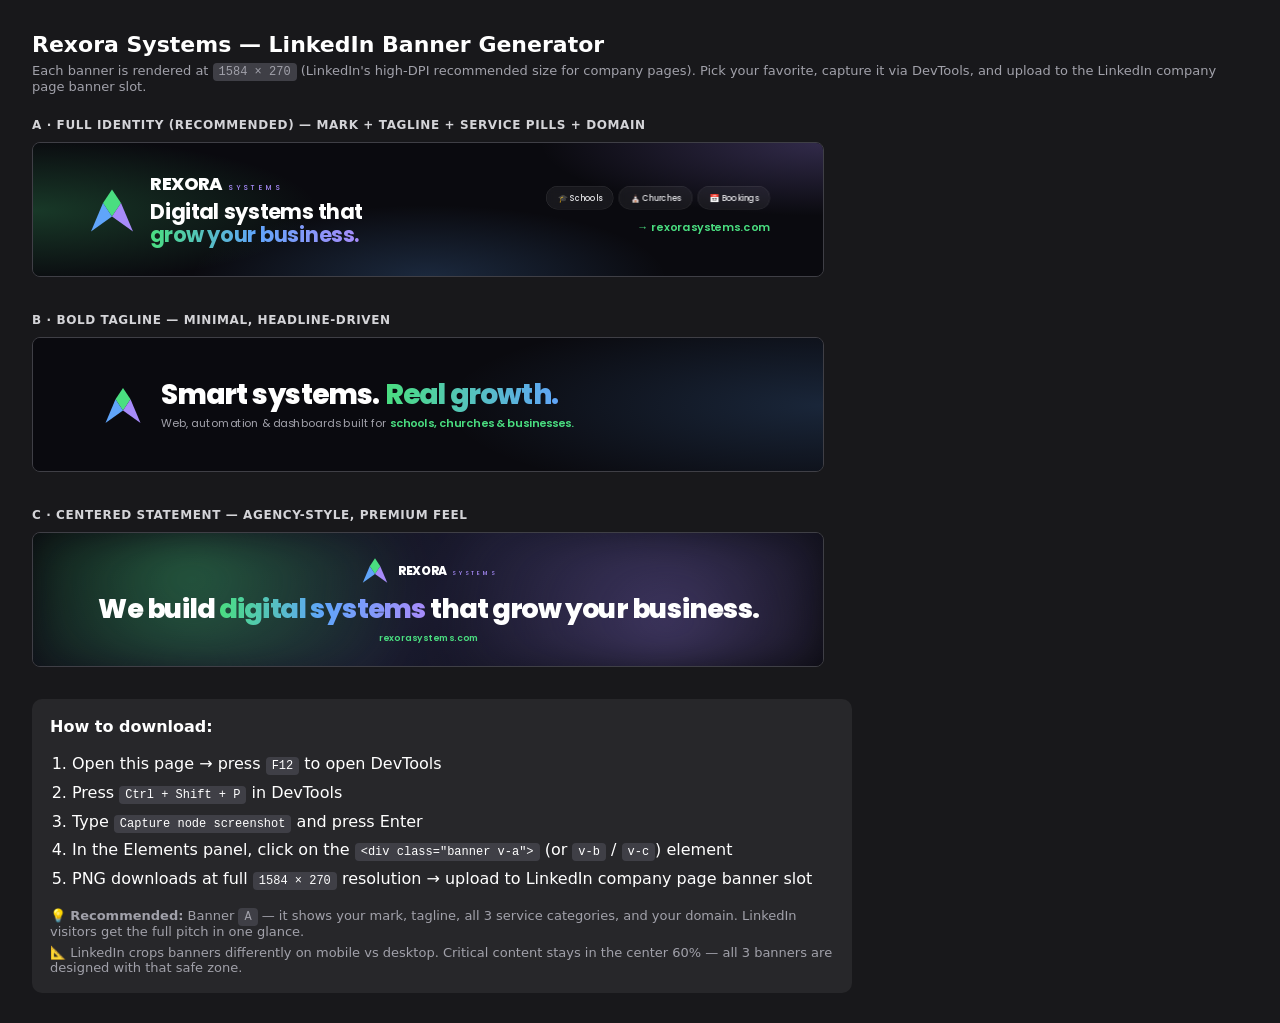
<file: banner.html>
<!doctype html>
<html lang="en">
<head>
<meta charset="utf-8" />
<title>Rexora LinkedIn Banner Generator</title>
<style>
  * { box-sizing: border-box; margin: 0; padding: 0; }
  body {
    font-family: -apple-system, "Segoe UI", system-ui, sans-serif;
    background: #18181b;
    color: #fff;
    padding: 32px;
    min-height: 100vh;
  }
  h1 { font-size: 22px; margin-bottom: 6px; }
  p.muted { color: #a1a1aa; margin-bottom: 24px; font-size: 13px; }

  .stack { display: flex; flex-direction: column; gap: 36px; }
  .card { display: flex; flex-direction: column; gap: 10px; }
  .label {
    font-size: 12px;
    font-weight: 600;
    color: #d4d4d8;
    letter-spacing: 0.05em;
    text-transform: uppercase;
  }

  /* LinkedIn company banner is 1128 x 191 (rendered) but recommended upload 1536 x 260 for crispness.
     We render at 1584 x 270 (3x scale of 528x90 base, gives high DPI). */
  .banner {
    width: 1584px;
    height: 270px;
    position: relative;
    overflow: hidden;
    display: flex;
    align-items: center;
    color: #fff;
    font-family: "Poppins", "Segoe UI", sans-serif;
  }

  /* Preview at 0.5 scale so it fits on screen */
  .preview {
    width: 792px;
    height: 135px;
    overflow: hidden;
    border: 1px solid #3f3f46;
    border-radius: 8px;
  }
  .preview .scaler { transform: scale(0.5); transform-origin: top left; }

  /* ░░░ A — DARK GRADIENT WITH NEON ░░░ */
  .v-a {
    background:
      radial-gradient(60% 90% at 0% 50%, rgba(74,222,128,0.22), transparent 60%),
      radial-gradient(50% 90% at 50% 100%, rgba(96,165,250,0.20), transparent 60%),
      radial-gradient(60% 90% at 100% 0%, rgba(167,139,250,0.25), transparent 60%),
      #0a0a0f;
  }
  .v-a::before {
    content: '';
    position: absolute; inset: 0;
    background-image:
      linear-gradient(rgba(255,255,255,0.04) 1px, transparent 1px),
      linear-gradient(90deg, rgba(255,255,255,0.04) 1px, transparent 1px);
    background-size: 60px 60px;
    mask-image: radial-gradient(ellipse at center, black 30%, transparent 75%);
  }
  .v-a .content {
    position: relative;
    z-index: 2;
    padding: 0 110px;
    display: flex;
    align-items: center;
    justify-content: space-between;
    width: 100%;
  }
  .v-a .left { display: flex; align-items: center; gap: 28px; }
  .v-a svg.mark { width: 96px; height: 96px; flex-shrink: 0; }
  .v-a .text-block .brand {
    font-weight: 800;
    font-size: 36px;
    letter-spacing: -0.02em;
    line-height: 1;
    margin-bottom: 14px;
  }
  .v-a .text-block .brand .sub {
    color: #a78bfa;
    font-weight: 500;
    font-size: 14px;
    letter-spacing: 0.5em;
    margin-left: 12px;
  }
  .v-a .text-block .tag {
    font-size: 42px;
    font-weight: 700;
    letter-spacing: -0.02em;
    line-height: 1.1;
  }
  .v-a .text-block .tag .accent {
    background: linear-gradient(90deg, #4ade80, #60a5fa, #a78bfa);
    -webkit-background-clip: text;
    background-clip: text;
    color: transparent;
  }
  .v-a .right {
    text-align: right;
    display: flex;
    flex-direction: column;
    gap: 18px;
    align-items: flex-end;
  }
  .v-a .pills {
    display: flex; gap: 10px;
  }
  .v-a .pill {
    background: rgba(255,255,255,0.06);
    border: 1px solid rgba(255,255,255,0.12);
    backdrop-filter: blur(10px);
    border-radius: 999px;
    padding: 10px 22px;
    font-size: 16px;
    font-weight: 500;
    color: #e4e4e7;
  }
  .v-a .domain {
    font-size: 22px;
    font-weight: 600;
    color: #4ade80;
    letter-spacing: 0.02em;
  }

  /* ░░░ B — MINIMAL DARK ░░░ */
  .v-b {
    background:
      radial-gradient(80% 120% at 100% 50%, rgba(96,165,250,0.18), transparent 60%),
      #0a0a0f;
  }
  .v-b .content {
    position: relative;
    padding: 0 140px;
    display: flex;
    align-items: center;
    gap: 36px;
    width: 100%;
  }
  .v-b svg.mark { width: 80px; height: 80px; flex-shrink: 0; }
  .v-b .text {
    display: flex;
    flex-direction: column;
    gap: 12px;
  }
  .v-b .text .h {
    font-weight: 800;
    font-size: 56px;
    letter-spacing: -0.025em;
    line-height: 1;
  }
  .v-b .text .h .accent {
    background: linear-gradient(90deg, #4ade80, #60a5fa);
    -webkit-background-clip: text;
    background-clip: text;
    color: transparent;
  }
  .v-b .text .sub {
    color: #a1a1aa;
    font-size: 22px;
    font-weight: 400;
  }
  .v-b .text .sub strong { color: #4ade80; font-weight: 600; }

  /* ░░░ C — BOLD STATEMENT ░░░ */
  .v-c {
    background: linear-gradient(135deg, #0a0a0f 0%, #1a1a2e 50%, #0a0a0f 100%);
    position: relative;
  }
  .v-c::before {
    content: '';
    position: absolute;
    inset: 0;
    background:
      radial-gradient(circle at 20% 30%, rgba(74,222,128,0.35), transparent 35%),
      radial-gradient(circle at 80% 70%, rgba(167,139,250,0.30), transparent 35%);
    filter: blur(40px);
  }
  .v-c .content {
    position: relative;
    z-index: 2;
    width: 100%;
    text-align: center;
    padding: 0 80px;
  }
  .v-c .top-row {
    display: flex;
    justify-content: center;
    align-items: center;
    gap: 18px;
    margin-bottom: 18px;
  }
  .v-c svg.mark { width: 56px; height: 56px; }
  .v-c .top-row .brand {
    font-weight: 800;
    font-size: 24px;
    letter-spacing: -0.01em;
  }
  .v-c .top-row .brand .sub {
    color: #a78bfa;
    font-weight: 500;
    font-size: 11px;
    letter-spacing: 0.5em;
    margin-left: 10px;
  }
  .v-c .headline {
    font-size: 54px;
    font-weight: 800;
    letter-spacing: -0.025em;
    line-height: 1.1;
  }
  .v-c .headline .accent {
    background: linear-gradient(90deg, #4ade80, #60a5fa, #a78bfa);
    -webkit-background-clip: text;
    background-clip: text;
    color: transparent;
  }
  .v-c .domain {
    margin-top: 16px;
    font-size: 18px;
    font-weight: 600;
    color: #4ade80;
    letter-spacing: 0.05em;
  }

  /* Tip bubble */
  .tip {
    margin-top: 32px;
    padding: 18px;
    background: #27272a;
    border-radius: 10px;
    max-width: 820px;
  }
  ol { margin: 14px 0 0 22px; line-height: 1.8; }
  code {
    background: #3f3f46;
    padding: 2px 6px;
    border-radius: 4px;
    font-size: 12px;
  }
</style>
<link href="https://fonts.googleapis.com/css2?family=Poppins:wght@400;500;600;700;800&display=swap" rel="stylesheet">
</head>
<body>

<h1>Rexora Systems — LinkedIn Banner Generator</h1>
<p class="muted">
  Each banner is rendered at <code>1584 × 270</code> (LinkedIn's high-DPI recommended size for company pages).
  Pick your favorite, capture it via DevTools, and upload to the LinkedIn company page banner slot.
</p>

<div class="stack">

  <!-- ░░░ A — Brand mark left, pills right ░░░ -->
  <div class="card">
    <div class="label">A · Full identity (recommended) — mark + tagline + service pills + domain</div>
    <div class="preview"><div class="scaler">
      <div class="banner v-a" id="banner-a">
        <div class="content">
          <div class="left">
            <svg class="mark" viewBox="0 0 64 64" fill="none">
              <polygon points="32,4 44,22 32,40 20,22" fill="#4ade80"/>
              <polygon points="4,60 20,22 32,40" fill="#60a5fa"/>
              <polygon points="60,60 44,22 32,40" fill="#a78bfa"/>
            </svg>
            <div class="text-block">
              <div class="brand">REXORA<span class="sub">SYSTEMS</span></div>
              <div class="tag">Digital systems that<br/><span class="accent">grow your business.</span></div>
            </div>
          </div>
          <div class="right">
            <div class="pills">
              <div class="pill">🎓 Schools</div>
              <div class="pill">⛪ Churches</div>
              <div class="pill">📅 Bookings</div>
            </div>
            <div class="domain">→ rexorasystems.com</div>
          </div>
        </div>
      </div>
    </div></div>
  </div>

  <!-- ░░░ B — Big bold tagline ░░░ -->
  <div class="card">
    <div class="label">B · Bold tagline — minimal, headline-driven</div>
    <div class="preview"><div class="scaler">
      <div class="banner v-b" id="banner-b">
        <div class="content">
          <svg class="mark" viewBox="0 0 64 64" fill="none">
            <polygon points="32,4 44,22 32,40 20,22" fill="#4ade80"/>
            <polygon points="4,60 20,22 32,40" fill="#60a5fa"/>
            <polygon points="60,60 44,22 32,40" fill="#a78bfa"/>
          </svg>
          <div class="text">
            <div class="h">Smart systems. <span class="accent">Real growth.</span></div>
            <div class="sub">Web, automation & dashboards built for <strong>schools, churches & businesses.</strong></div>
          </div>
        </div>
      </div>
    </div></div>
  </div>

  <!-- ░░░ C — Centered bold statement ░░░ -->
  <div class="card">
    <div class="label">C · Centered statement — agency-style, premium feel</div>
    <div class="preview"><div class="scaler">
      <div class="banner v-c" id="banner-c">
        <div class="content">
          <div class="top-row">
            <svg class="mark" viewBox="0 0 64 64" fill="none">
              <polygon points="32,4 44,22 32,40 20,22" fill="#4ade80"/>
              <polygon points="4,60 20,22 32,40" fill="#60a5fa"/>
              <polygon points="60,60 44,22 32,40" fill="#a78bfa"/>
            </svg>
            <div class="brand">REXORA<span class="sub">SYSTEMS</span></div>
          </div>
          <div class="headline">We build <span class="accent">digital systems</span> that grow your business.</div>
          <div class="domain">rexorasystems.com</div>
        </div>
      </div>
    </div></div>
  </div>

</div>

<div class="tip">
  <strong>How to download:</strong>
  <ol>
    <li>Open this page → press <code>F12</code> to open DevTools</li>
    <li>Press <code>Ctrl + Shift + P</code> in DevTools</li>
    <li>Type <code>Capture node screenshot</code> and press Enter</li>
    <li>In the Elements panel, click on the <code>&lt;div class="banner v-a"&gt;</code> (or <code>v-b</code> / <code>v-c</code>) element</li>
    <li>PNG downloads at full <code>1584 × 270</code> resolution → upload to LinkedIn company page banner slot</li>
  </ol>
  <p style="margin-top: 14px; color: #a1a1aa; font-size: 13px;">
    💡 <strong>Recommended:</strong> Banner <code>A</code> — it shows your mark, tagline, all 3 service categories, and your domain.
    LinkedIn visitors get the full pitch in one glance.
  </p>
  <p style="margin-top: 6px; color: #a1a1aa; font-size: 13px;">
    📐 LinkedIn crops banners differently on mobile vs desktop. Critical content stays in the center 60% — all 3 banners are designed with that safe zone.
  </p>
</div>

</body>
</html>
</file>
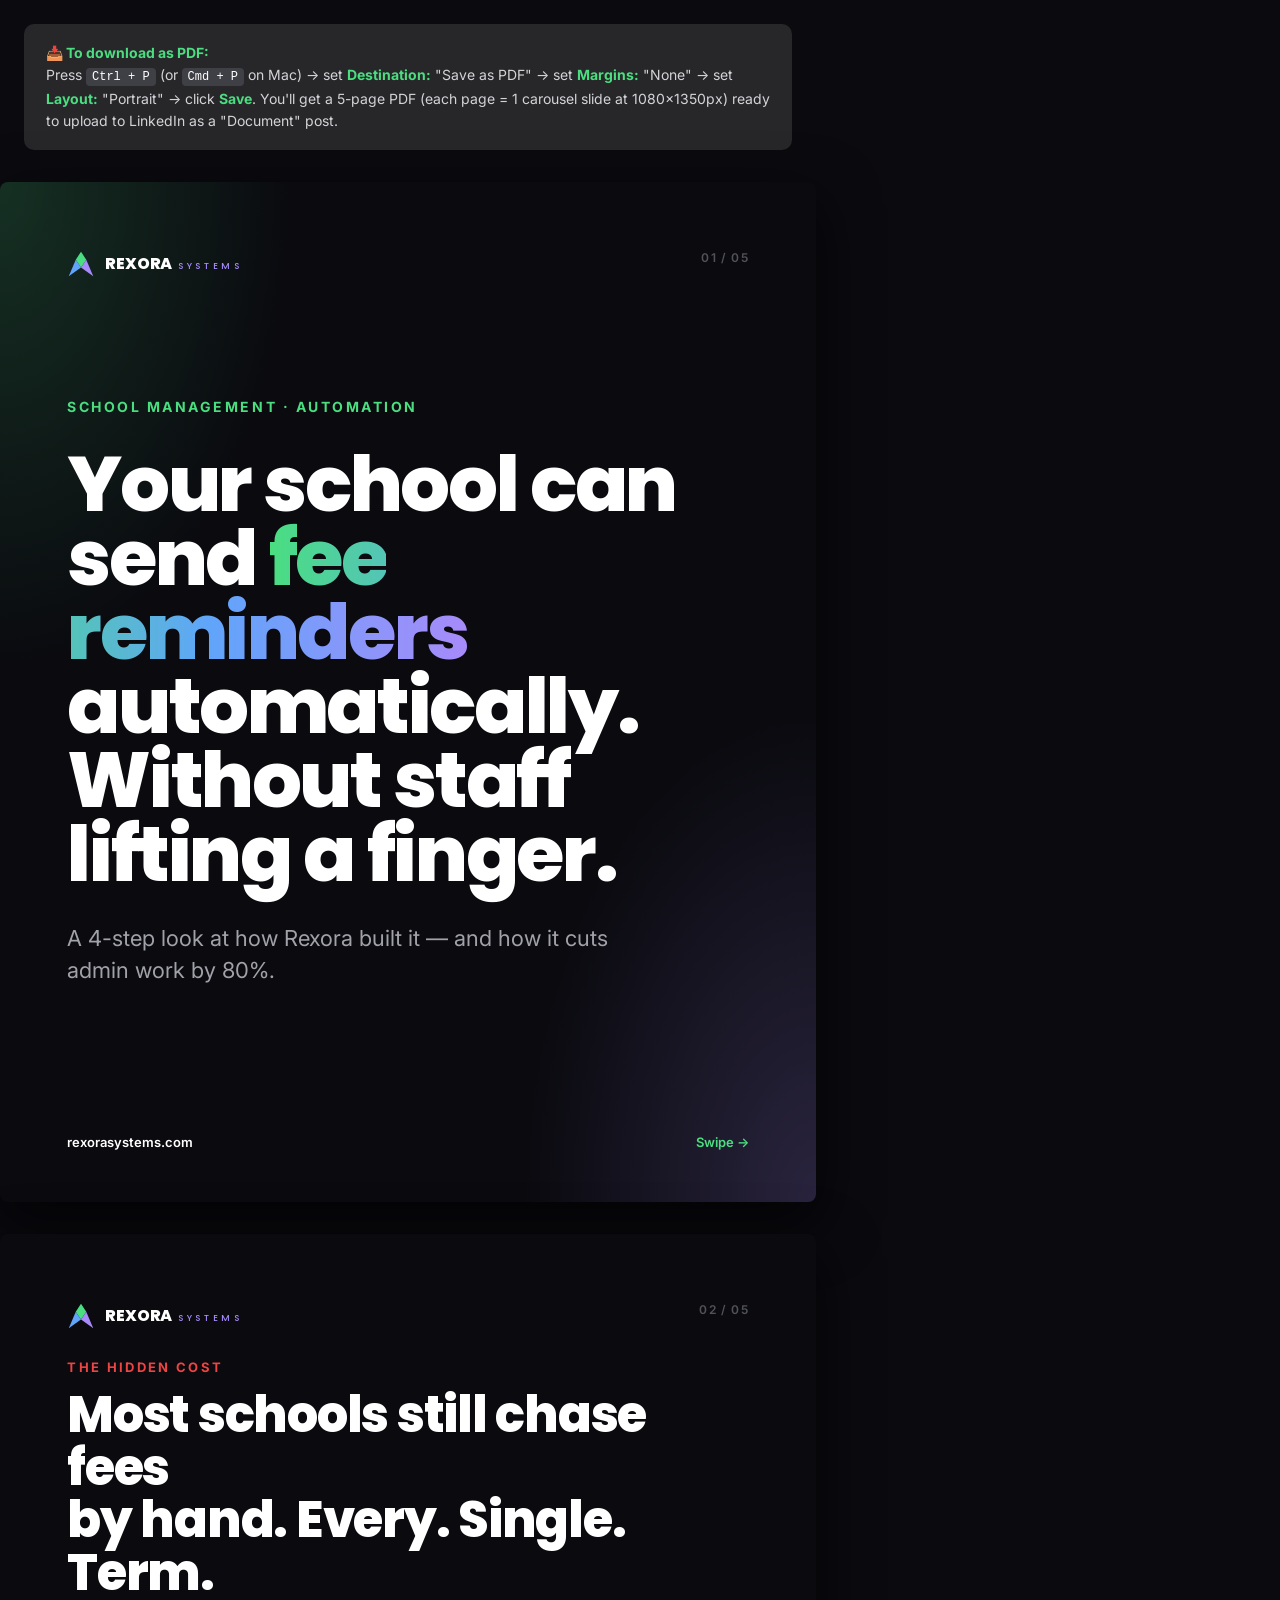
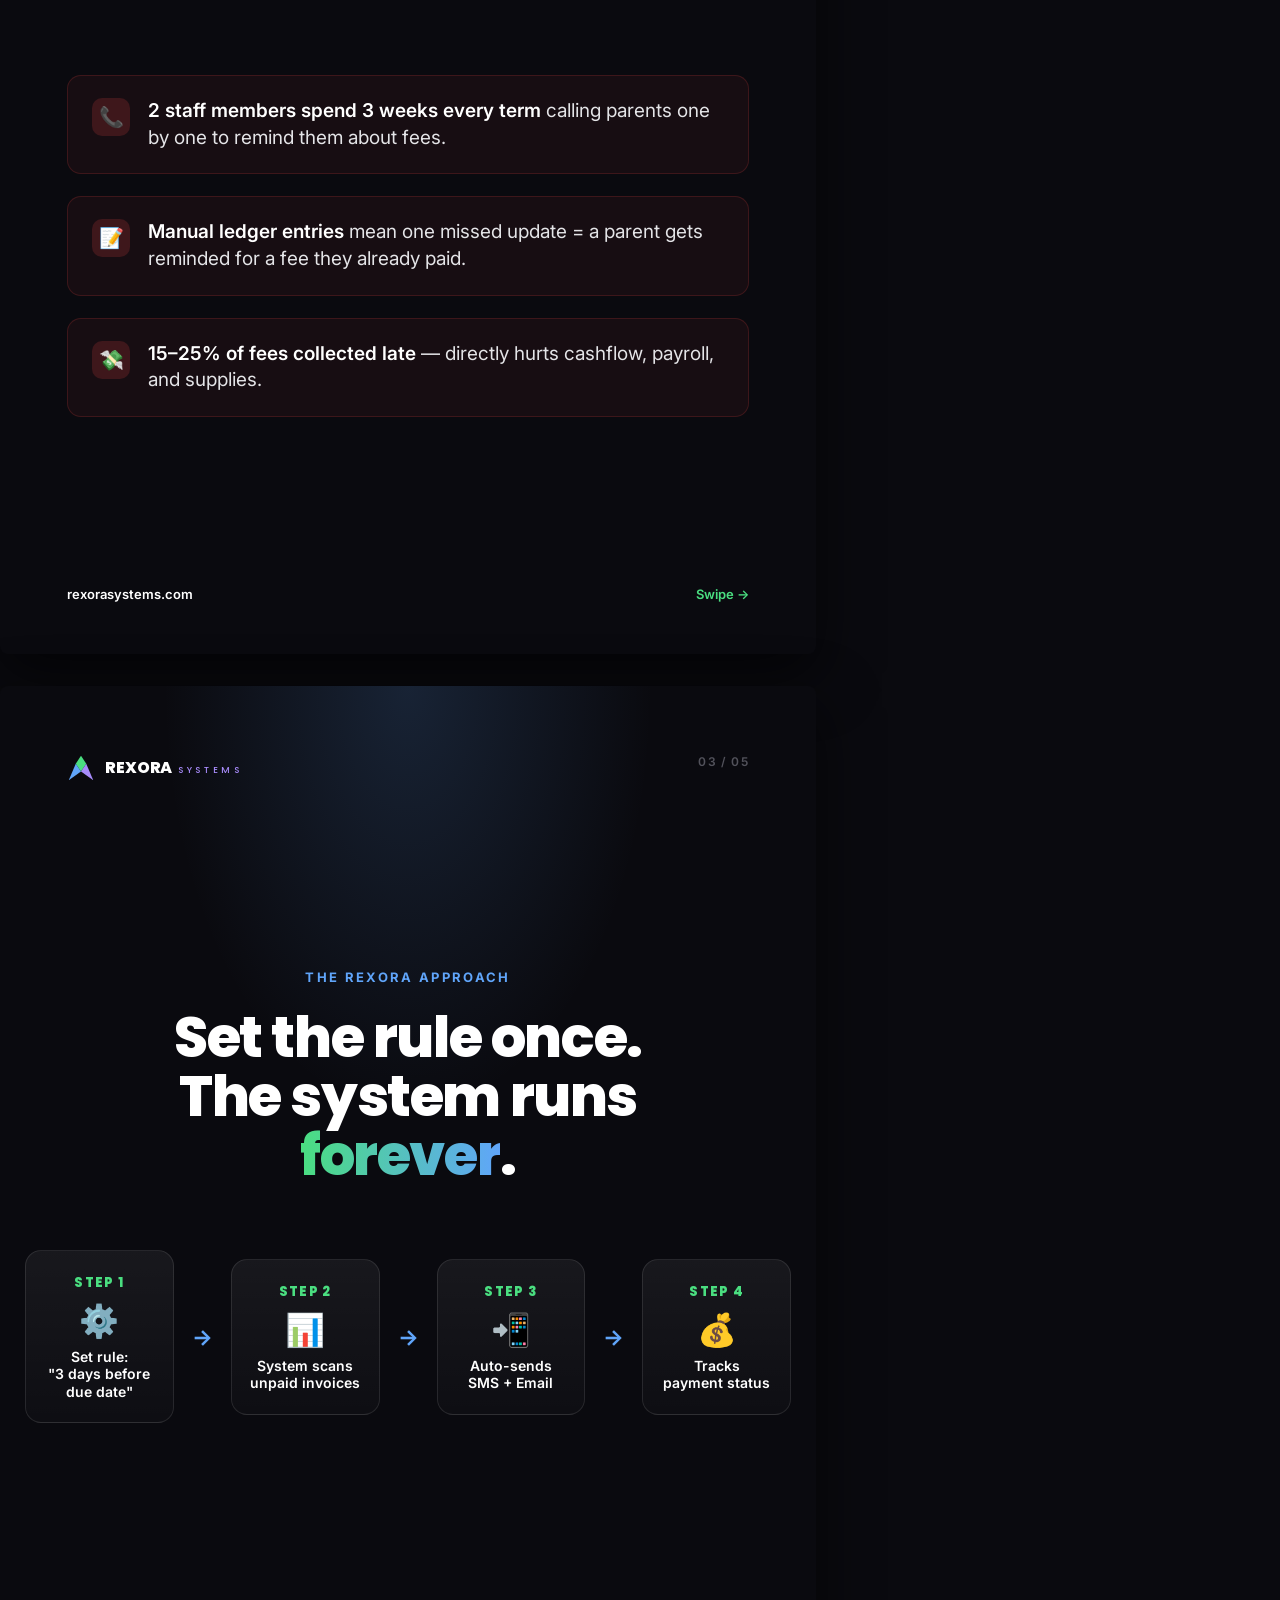
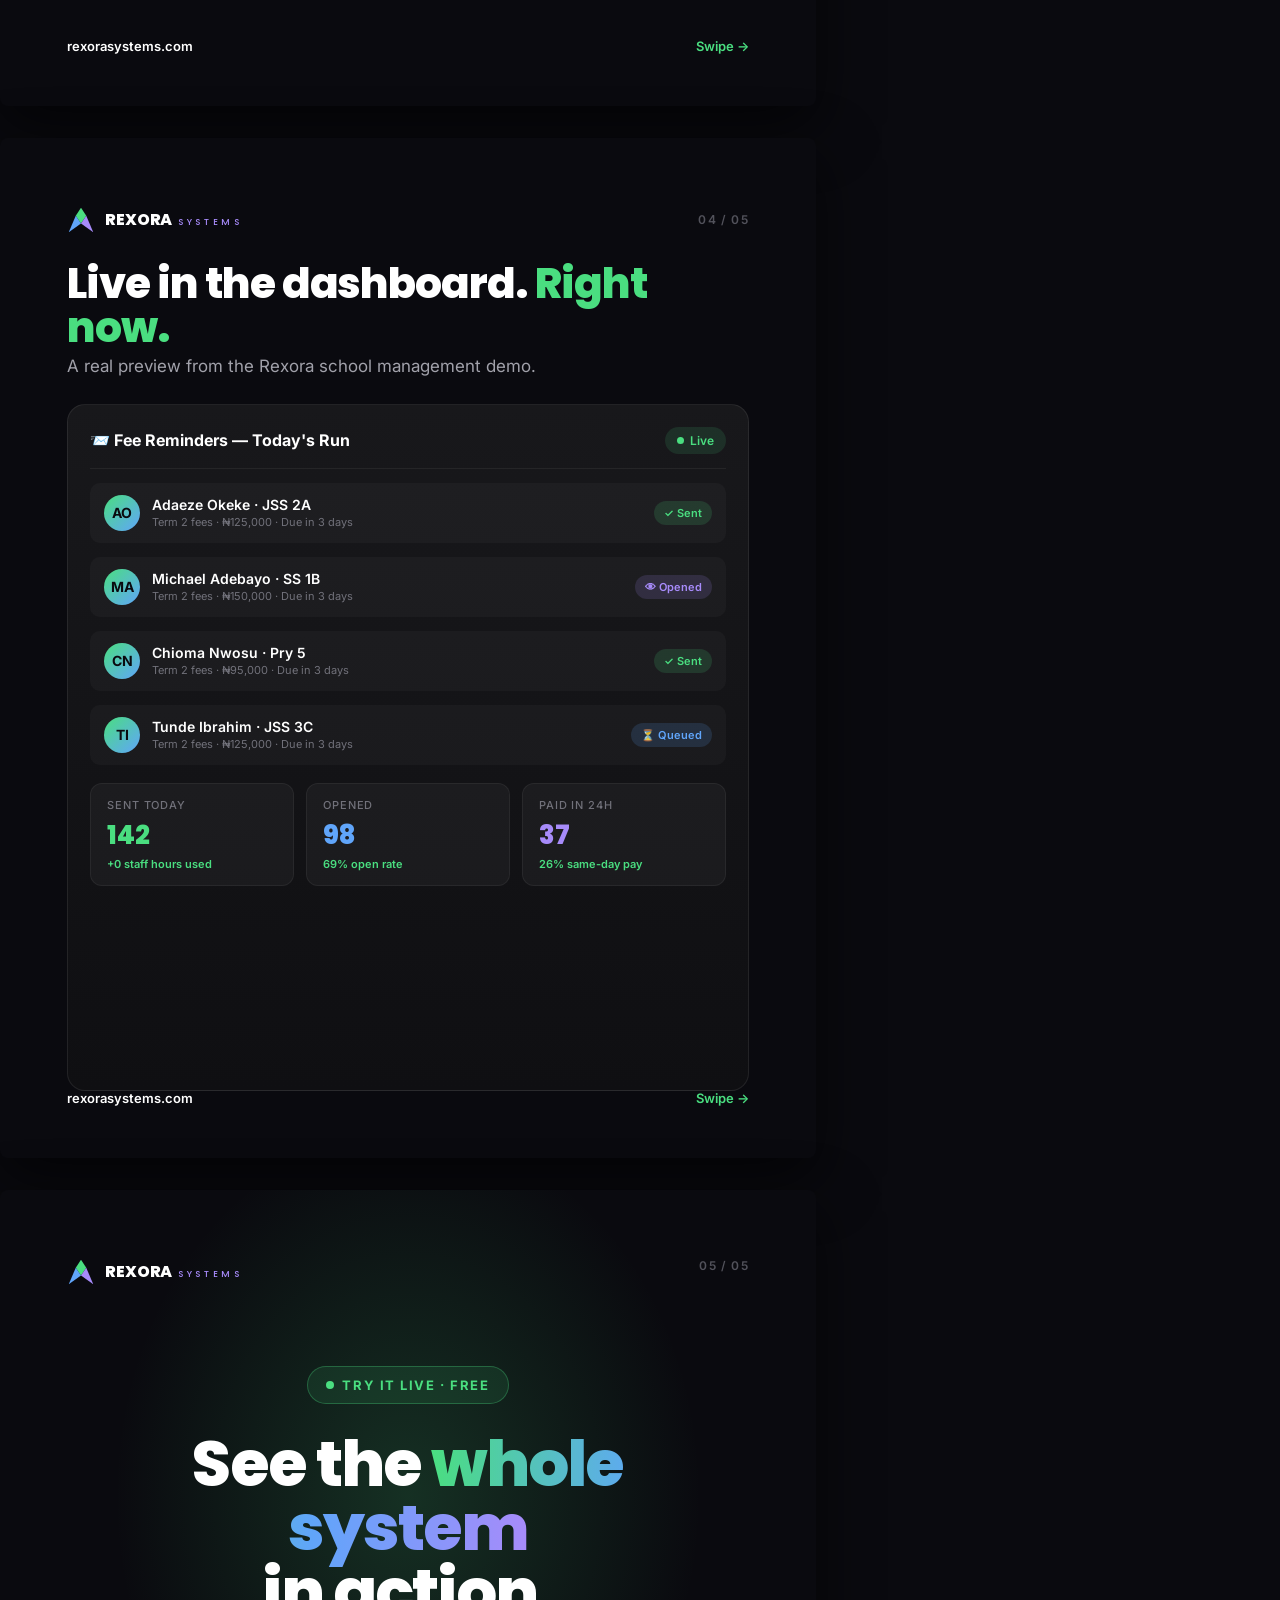
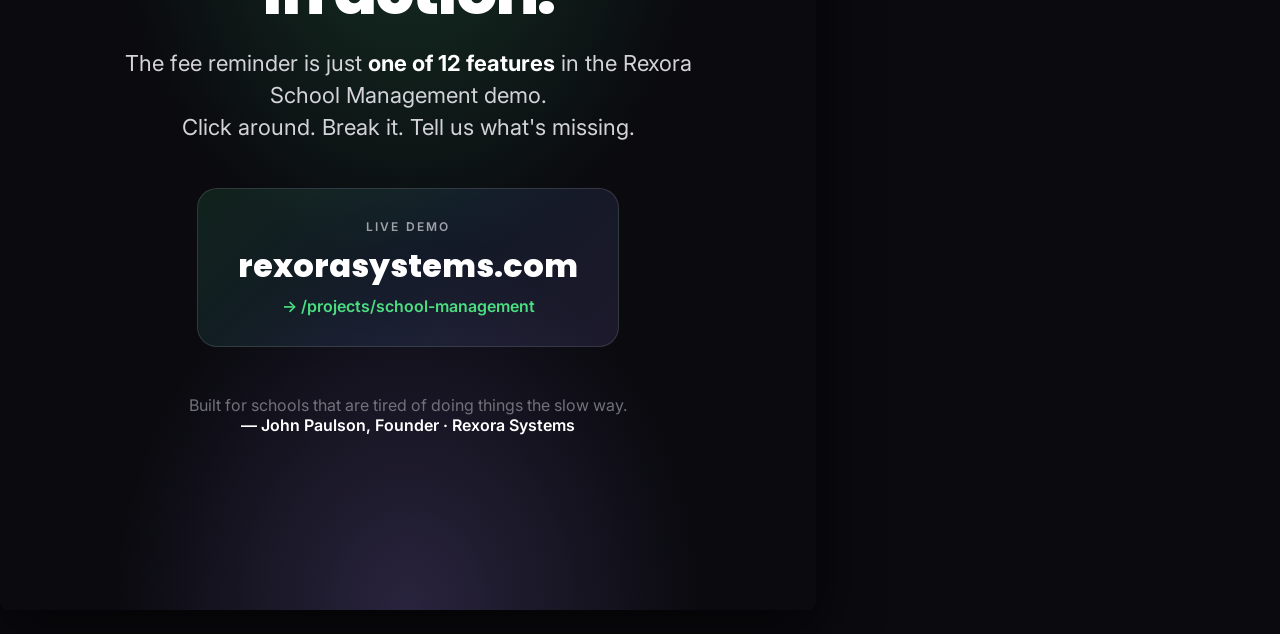
<file: carousel.html>
<!doctype html>
<html lang="en">
<head>
<meta charset="utf-8" />
<title>Rexora — Auto Fee Reminders Carousel</title>
<link href="https://fonts.googleapis.com/css2?family=Poppins:wght@400;500;600;700;800;900&family=Inter:wght@400;500;600;700&display=swap" rel="stylesheet">
<style>
  /* ═══════════════ PRINT SETUP ═══════════════ */
  /* LinkedIn carousels: 1080x1350 (4:5 portrait) is optimal */
  /* We use 8.5" x 10.625" at 127 DPI → 1080 x 1350 px */
  @page {
    size: 8.5in 10.625in;
    margin: 0;
  }

  * { box-sizing: border-box; margin: 0; padding: 0; }
  html, body { width: 8.5in; }

  body {
    font-family: 'Inter', -apple-system, sans-serif;
    background: #1a1a1f;
    color: #fff;
    -webkit-print-color-adjust: exact;
    print-color-adjust: exact;
  }

  /* Each slide = one printed page */
  .slide {
    width: 8.5in;
    height: 10.625in;
    page-break-after: always;
    position: relative;
    overflow: hidden;
    display: flex;
    flex-direction: column;
    padding: 0.7in;
  }
  .slide:last-child { page-break-after: auto; }

  /* Screen-only preview helper */
  @media screen {
    body {
      background: #0a0a0f;
      padding: 24px;
      display: flex;
      flex-direction: column;
      align-items: center;
      gap: 32px;
    }
    .slide {
      box-shadow: 0 20px 60px rgba(0,0,0,0.6);
      border-radius: 8px;
    }
    .print-tip {
      max-width: 8.5in;
      background: #27272a;
      color: #d4d4d8;
      padding: 18px 22px;
      border-radius: 10px;
      font-size: 14px;
      line-height: 1.6;
    }
    .print-tip strong { color: #4ade80; }
    .print-tip code { background: #3f3f46; padding: 2px 6px; border-radius: 4px; font-size: 12px; color: #fff; }
  }
  @media print {
    .print-tip { display: none !important; }
  }

  /* ═══════════════ COMMON ELEMENTS ═══════════════ */
  .brand-mark { display: inline-flex; align-items: center; gap: 10px; }
  .brand-mark svg { width: 28px; height: 28px; }
  .brand-mark .brand-text {
    font-family: 'Poppins', sans-serif;
    font-weight: 800;
    font-size: 16px;
    letter-spacing: -0.01em;
  }
  .brand-mark .brand-text .sub {
    color: #a78bfa;
    font-weight: 500;
    font-size: 9px;
    letter-spacing: 0.4em;
    margin-left: 6px;
  }
  .swipe-cue {
    position: absolute;
    bottom: 0.55in;
    right: 0.7in;
    font-size: 13px;
    font-weight: 600;
    color: #4ade80;
    display: flex;
    align-items: center;
    gap: 8px;
  }
  .footer-domain {
    position: absolute;
    bottom: 0.55in;
    left: 0.7in;
    font-size: 13px;
    color: #71717a;
    font-weight: 500;
  }
  .footer-domain .accent { color: #fff; font-weight: 600; }
  .slide-num {
    position: absolute;
    top: 0.7in;
    right: 0.7in;
    font-size: 12px;
    color: #52525b;
    font-weight: 600;
    letter-spacing: 0.1em;
  }

  /* ═══════════════ SLIDE 1 — HOOK ═══════════════ */
  .s1 {
    background:
      radial-gradient(60% 80% at 0% 0%, rgba(74,222,128,0.18), transparent 60%),
      radial-gradient(60% 80% at 100% 100%, rgba(167,139,250,0.20), transparent 60%),
      #0a0a0f;
    justify-content: center;
    text-align: left;
  }
  .s1 .label {
    color: #4ade80;
    font-weight: 700;
    font-size: 14px;
    letter-spacing: 0.18em;
    text-transform: uppercase;
    margin-bottom: 32px;
  }
  .s1 .headline {
    font-family: 'Poppins', sans-serif;
    font-weight: 800;
    font-size: 78px;
    line-height: 0.95;
    letter-spacing: -0.03em;
    margin-bottom: 32px;
  }
  .s1 .headline .accent {
    background: linear-gradient(90deg, #4ade80, #60a5fa, #a78bfa);
    -webkit-background-clip: text;
    background-clip: text;
    color: transparent;
  }
  .s1 .sub {
    font-size: 22px;
    color: #a1a1aa;
    line-height: 1.45;
    max-width: 560px;
    font-weight: 400;
  }
  .s1 .top-row {
    position: absolute;
    top: 0.7in;
    left: 0.7in;
  }

  /* ═══════════════ SLIDE 2 — THE PROBLEM ═══════════════ */
  .s2 {
    background: #0a0a0f;
    justify-content: flex-start;
    padding-top: 1.3in;
  }
  .s2 .top-row {
    position: absolute;
    top: 0.7in;
    left: 0.7in;
  }
  .s2 .heading-block { margin-bottom: 36px; }
  .s2 .eyebrow {
    color: #ef4444;
    font-size: 13px;
    font-weight: 700;
    letter-spacing: 0.18em;
    text-transform: uppercase;
    margin-bottom: 14px;
  }
  .s2 .h2 {
    font-family: 'Poppins', sans-serif;
    font-weight: 800;
    font-size: 50px;
    line-height: 1.05;
    letter-spacing: -0.025em;
    color: #fff;
    margin-bottom: 12px;
  }
  .s2 .pain-list {
    display: flex;
    flex-direction: column;
    gap: 22px;
    margin-top: 28px;
  }
  .s2 .pain {
    display: flex;
    gap: 18px;
    align-items: flex-start;
    padding: 22px 24px;
    background: rgba(239, 68, 68, 0.06);
    border: 1px solid rgba(239, 68, 68, 0.18);
    border-radius: 14px;
  }
  .s2 .pain .icon {
    width: 38px; height: 38px;
    border-radius: 10px;
    background: rgba(239, 68, 68, 0.18);
    display: flex; align-items: center; justify-content: center;
    font-size: 20px;
    flex-shrink: 0;
  }
  .s2 .pain .text {
    font-size: 19px;
    line-height: 1.4;
    color: #e4e4e7;
  }
  .s2 .pain .text strong { color: #fff; font-weight: 600; }

  /* ═══════════════ SLIDE 3 — THE SHIFT ═══════════════ */
  .s3 {
    background:
      radial-gradient(50% 70% at 50% 0%, rgba(96,165,250,0.16), transparent 60%),
      #0a0a0f;
    justify-content: center;
    align-items: center;
    text-align: center;
  }
  .s3 .top-row {
    position: absolute;
    top: 0.7in;
    left: 0.7in;
  }
  .s3 .meta {
    color: #60a5fa;
    font-size: 13px;
    font-weight: 700;
    letter-spacing: 0.18em;
    text-transform: uppercase;
    margin-bottom: 24px;
  }
  .s3 .h3 {
    font-family: 'Poppins', sans-serif;
    font-weight: 800;
    font-size: 56px;
    line-height: 1.05;
    letter-spacing: -0.025em;
    margin-bottom: 56px;
    max-width: 7in;
  }
  .s3 .h3 .accent {
    background: linear-gradient(90deg, #4ade80, #60a5fa);
    -webkit-background-clip: text;
    background-clip: text;
    color: transparent;
  }
  .s3 .flow {
    display: flex;
    align-items: center;
    gap: 18px;
    margin-top: 8px;
  }
  .s3 .step {
    background: linear-gradient(180deg, rgba(255,255,255,0.06), rgba(255,255,255,0.02));
    border: 1px solid rgba(255,255,255,0.1);
    border-radius: 16px;
    padding: 22px 18px;
    width: 1.55in;
    text-align: center;
  }
  .s3 .step .num {
    font-family: 'Poppins', sans-serif;
    font-weight: 800;
    font-size: 13px;
    color: #4ade80;
    margin-bottom: 8px;
    letter-spacing: 0.1em;
  }
  .s3 .step .icon { font-size: 32px; margin-bottom: 8px; }
  .s3 .step .label-txt {
    font-size: 14px;
    font-weight: 600;
    color: #fff;
    line-height: 1.25;
  }
  .s3 .arrow {
    color: #60a5fa;
    font-size: 22px;
    font-weight: 700;
  }

  /* ═══════════════ SLIDE 4 — THE PROOF (mock UI) ═══════════════ */
  .s4 {
    background: #0a0a0f;
    padding: 0.7in;
    justify-content: flex-start;
  }
  .s4 .top-row { display: flex; justify-content: space-between; align-items: center; margin-bottom: 28px; }
  .s4 .h4 {
    font-family: 'Poppins', sans-serif;
    font-weight: 800;
    font-size: 42px;
    line-height: 1.05;
    letter-spacing: -0.025em;
    margin-bottom: 6px;
  }
  .s4 .h4 .accent { color: #4ade80; }
  .s4 .h4-sub {
    color: #a1a1aa;
    font-size: 17px;
    margin-bottom: 28px;
  }
  .s4 .mock {
    flex: 1;
    background: linear-gradient(180deg, #18181b, #0f0f12);
    border: 1px solid rgba(255,255,255,0.08);
    border-radius: 18px;
    padding: 22px;
    display: flex;
    flex-direction: column;
    gap: 14px;
  }
  .s4 .mock-header {
    display: flex; justify-content: space-between; align-items: center;
    padding-bottom: 14px; border-bottom: 1px solid rgba(255,255,255,0.06);
  }
  .s4 .mock-title { font-size: 16px; font-weight: 700; color: #fff; }
  .s4 .mock-status {
    font-size: 12px; font-weight: 600;
    color: #4ade80;
    background: rgba(74,222,128,0.12);
    padding: 6px 12px;
    border-radius: 999px;
    display: inline-flex; align-items: center; gap: 6px;
  }
  .s4 .mock-status::before {
    content: ''; width: 7px; height: 7px; border-radius: 50%; background: #4ade80;
  }
  .s4 .row {
    display: flex; align-items: center; gap: 12px;
    padding: 12px 14px;
    background: rgba(255,255,255,0.03);
    border-radius: 10px;
  }
  .s4 .row .avatar {
    width: 36px; height: 36px; border-radius: 50%;
    background: linear-gradient(135deg, #4ade80, #60a5fa);
    display: flex; align-items: center; justify-content: center;
    font-weight: 700; color: #0a0a0f; font-size: 14px;
    flex-shrink: 0;
  }
  .s4 .row .info { flex: 1; }
  .s4 .row .name { font-size: 14px; font-weight: 600; color: #fff; }
  .s4 .row .meta { font-size: 11px; color: #71717a; margin-top: 2px; }
  .s4 .row .status {
    font-size: 11px; font-weight: 600;
    padding: 5px 10px;
    border-radius: 999px;
  }
  .s4 .row .status.sent { background: rgba(74,222,128,0.15); color: #4ade80; }
  .s4 .row .status.queued { background: rgba(96,165,250,0.15); color: #60a5fa; }
  .s4 .row .status.opened { background: rgba(167,139,250,0.15); color: #a78bfa; }

  .s4 .stats-row {
    display: grid; grid-template-columns: repeat(3, 1fr); gap: 12px;
    margin-top: 4px;
  }
  .s4 .stat {
    background: rgba(255,255,255,0.04);
    border: 1px solid rgba(255,255,255,0.06);
    border-radius: 12px;
    padding: 14px 16px;
  }
  .s4 .stat .label { font-size: 11px; color: #71717a; font-weight: 500; text-transform: uppercase; letter-spacing: 0.08em; }
  .s4 .stat .val { font-size: 26px; font-weight: 800; color: #fff; margin-top: 4px; font-family: 'Poppins', sans-serif; }
  .s4 .stat .val.green { color: #4ade80; }
  .s4 .stat .val.blue { color: #60a5fa; }
  .s4 .stat .val.purple { color: #a78bfa; }
  .s4 .stat .delta { font-size: 11px; color: #4ade80; margin-top: 2px; font-weight: 600; }

  /* ═══════════════ SLIDE 5 — CTA ═══════════════ */
  .s5 {
    background:
      radial-gradient(60% 60% at 50% 30%, rgba(74,222,128,0.18), transparent 60%),
      radial-gradient(60% 60% at 50% 100%, rgba(167,139,250,0.20), transparent 60%),
      #0a0a0f;
    justify-content: center;
    align-items: center;
    text-align: center;
  }
  .s5 .badge {
    display: inline-flex; align-items: center; gap: 8px;
    background: rgba(74,222,128,0.1);
    border: 1px solid rgba(74,222,128,0.3);
    color: #4ade80;
    font-size: 13px;
    font-weight: 700;
    letter-spacing: 0.12em;
    text-transform: uppercase;
    padding: 10px 18px;
    border-radius: 999px;
    margin-bottom: 28px;
  }
  .s5 .badge::before {
    content: ''; width: 8px; height: 8px; border-radius: 50%; background: #4ade80;
  }
  .s5 .h5 {
    font-family: 'Poppins', sans-serif;
    font-weight: 800;
    font-size: 64px;
    line-height: 1.0;
    letter-spacing: -0.03em;
    margin-bottom: 24px;
    max-width: 7in;
  }
  .s5 .h5 .accent {
    background: linear-gradient(90deg, #4ade80, #60a5fa, #a78bfa);
    -webkit-background-clip: text;
    background-clip: text;
    color: transparent;
  }
  .s5 .body {
    font-size: 22px;
    color: #d4d4d8;
    line-height: 1.45;
    max-width: 6.5in;
    margin-bottom: 44px;
  }
  .s5 .cta-block {
    background: linear-gradient(135deg, rgba(74,222,128,0.12), rgba(96,165,250,0.10), rgba(167,139,250,0.12));
    border: 1px solid rgba(255,255,255,0.12);
    border-radius: 20px;
    padding: 30px 40px;
    margin-bottom: 16px;
  }
  .s5 .cta-label {
    font-size: 12px;
    color: #a1a1aa;
    text-transform: uppercase;
    letter-spacing: 0.18em;
    font-weight: 600;
    margin-bottom: 8px;
  }
  .s5 .cta-url {
    font-family: 'Poppins', sans-serif;
    font-size: 32px;
    font-weight: 800;
    color: #fff;
    margin-bottom: 6px;
  }
  .s5 .cta-sub {
    font-size: 16px;
    color: #4ade80;
    font-weight: 600;
  }
  .s5 .signoff {
    margin-top: 32px;
    font-size: 16px;
    color: #71717a;
  }
  .s5 .signoff strong { color: #fff; font-weight: 600; }
</style>
</head>
<body>

<div class="print-tip">
  <strong>📥 To download as PDF:</strong>
  <br>
  Press <code>Ctrl + P</code> (or <code>Cmd + P</code> on Mac) → set <strong>Destination:</strong> "Save as PDF" → set <strong>Margins:</strong> "None" → set <strong>Layout:</strong> "Portrait" → click <strong>Save</strong>.
  You'll get a 5-page PDF (each page = 1 carousel slide at 1080×1350px) ready to upload to LinkedIn as a "Document" post.
</div>

<!-- ════════════════ SLIDE 1 — HOOK ════════════════ -->
<div class="slide s1">
  <div class="top-row brand-mark">
    <svg viewBox="0 0 64 64" fill="none">
      <polygon points="32,4 44,22 32,40 20,22" fill="#4ade80"/>
      <polygon points="4,60 20,22 32,40" fill="#60a5fa"/>
      <polygon points="60,60 44,22 32,40" fill="#a78bfa"/>
    </svg>
    <span class="brand-text">REXORA<span class="sub">SYSTEMS</span></span>
  </div>
  <div class="slide-num">01 / 05</div>

  <div class="label">School Management · Automation</div>
  <div class="headline">
    Your school can send <span class="accent">fee reminders</span><br>
    automatically.<br>
    Without staff lifting a finger.
  </div>
  <div class="sub">A 4-step look at how Rexora built it — and how it cuts admin work by 80%.</div>

  <div class="footer-domain"><span class="accent">rexorasystems.com</span></div>
  <div class="swipe-cue">Swipe →</div>
</div>

<!-- ════════════════ SLIDE 2 — THE PROBLEM ════════════════ -->
<div class="slide s2">
  <div class="top-row brand-mark">
    <svg viewBox="0 0 64 64" fill="none">
      <polygon points="32,4 44,22 32,40 20,22" fill="#4ade80"/>
      <polygon points="4,60 20,22 32,40" fill="#60a5fa"/>
      <polygon points="60,60 44,22 32,40" fill="#a78bfa"/>
    </svg>
    <span class="brand-text">REXORA<span class="sub">SYSTEMS</span></span>
  </div>
  <div class="slide-num">02 / 05</div>

  <div class="heading-block">
    <div class="eyebrow">The hidden cost</div>
    <div class="h2">Most schools still chase fees<br>by hand. Every. Single. Term.</div>
  </div>

  <div class="pain-list">
    <div class="pain">
      <div class="icon">📞</div>
      <div class="text"><strong>2 staff members spend 3 weeks every term</strong> calling parents one by one to remind them about fees.</div>
    </div>
    <div class="pain">
      <div class="icon">📝</div>
      <div class="text"><strong>Manual ledger entries</strong> mean one missed update = a parent gets reminded for a fee they already paid.</div>
    </div>
    <div class="pain">
      <div class="icon">💸</div>
      <div class="text"><strong>15–25% of fees collected late</strong> — directly hurts cashflow, payroll, and supplies.</div>
    </div>
  </div>

  <div class="footer-domain"><span class="accent">rexorasystems.com</span></div>
  <div class="swipe-cue">Swipe →</div>
</div>

<!-- ════════════════ SLIDE 3 — THE SHIFT ════════════════ -->
<div class="slide s3">
  <div class="top-row brand-mark">
    <svg viewBox="0 0 64 64" fill="none">
      <polygon points="32,4 44,22 32,40 20,22" fill="#4ade80"/>
      <polygon points="4,60 20,22 32,40" fill="#60a5fa"/>
      <polygon points="60,60 44,22 32,40" fill="#a78bfa"/>
    </svg>
    <span class="brand-text">REXORA<span class="sub">SYSTEMS</span></span>
  </div>
  <div class="slide-num">03 / 05</div>

  <div class="meta">The Rexora approach</div>
  <div class="h3">Set the rule once.<br>The system runs <span class="accent">forever</span>.</div>

  <div class="flow">
    <div class="step">
      <div class="num">STEP 1</div>
      <div class="icon">⚙️</div>
      <div class="label-txt">Set rule:<br>"3 days before due date"</div>
    </div>
    <div class="arrow">→</div>
    <div class="step">
      <div class="num">STEP 2</div>
      <div class="icon">📊</div>
      <div class="label-txt">System scans<br>unpaid invoices</div>
    </div>
    <div class="arrow">→</div>
    <div class="step">
      <div class="num">STEP 3</div>
      <div class="icon">📲</div>
      <div class="label-txt">Auto-sends<br>SMS + Email</div>
    </div>
    <div class="arrow">→</div>
    <div class="step">
      <div class="num">STEP 4</div>
      <div class="icon">💰</div>
      <div class="label-txt">Tracks<br>payment status</div>
    </div>
  </div>

  <div class="footer-domain"><span class="accent">rexorasystems.com</span></div>
  <div class="swipe-cue">Swipe →</div>
</div>

<!-- ════════════════ SLIDE 4 — THE PROOF ════════════════ -->
<div class="slide s4">
  <div class="top-row">
    <div class="brand-mark">
      <svg viewBox="0 0 64 64" fill="none">
        <polygon points="32,4 44,22 32,40 20,22" fill="#4ade80"/>
        <polygon points="4,60 20,22 32,40" fill="#60a5fa"/>
        <polygon points="60,60 44,22 32,40" fill="#a78bfa"/>
      </svg>
      <span class="brand-text">REXORA<span class="sub">SYSTEMS</span></span>
    </div>
    <div style="font-size: 12px; color: #52525b; font-weight: 600; letter-spacing: 0.1em;">04 / 05</div>
  </div>

  <div class="h4">Live in the dashboard. <span class="accent">Right now.</span></div>
  <div class="h4-sub">A real preview from the Rexora school management demo.</div>

  <div class="mock">
    <div class="mock-header">
      <div class="mock-title">📨 Fee Reminders — Today's Run</div>
      <div class="mock-status">Live</div>
    </div>

    <div class="row">
      <div class="avatar">AO</div>
      <div class="info">
        <div class="name">Adaeze Okeke · JSS 2A</div>
        <div class="meta">Term 2 fees · ₦125,000 · Due in 3 days</div>
      </div>
      <div class="status sent">✓ Sent</div>
    </div>
    <div class="row">
      <div class="avatar">MA</div>
      <div class="info">
        <div class="name">Michael Adebayo · SS 1B</div>
        <div class="meta">Term 2 fees · ₦150,000 · Due in 3 days</div>
      </div>
      <div class="status opened">👁 Opened</div>
    </div>
    <div class="row">
      <div class="avatar">CN</div>
      <div class="info">
        <div class="name">Chioma Nwosu · Pry 5</div>
        <div class="meta">Term 2 fees · ₦95,000 · Due in 3 days</div>
      </div>
      <div class="status sent">✓ Sent</div>
    </div>
    <div class="row">
      <div class="avatar">TI</div>
      <div class="info">
        <div class="name">Tunde Ibrahim · JSS 3C</div>
        <div class="meta">Term 2 fees · ₦125,000 · Due in 3 days</div>
      </div>
      <div class="status queued">⏳ Queued</div>
    </div>

    <div class="stats-row">
      <div class="stat">
        <div class="label">Sent today</div>
        <div class="val green">142</div>
        <div class="delta">+0 staff hours used</div>
      </div>
      <div class="stat">
        <div class="label">Opened</div>
        <div class="val blue">98</div>
        <div class="delta">69% open rate</div>
      </div>
      <div class="stat">
        <div class="label">Paid in 24h</div>
        <div class="val purple">37</div>
        <div class="delta">26% same-day pay</div>
      </div>
    </div>
  </div>

  <div class="footer-domain"><span class="accent">rexorasystems.com</span></div>
  <div class="swipe-cue">Swipe →</div>
</div>

<!-- ════════════════ SLIDE 5 — CTA ════════════════ -->
<div class="slide s5">
  <div class="top-row brand-mark" style="position: absolute; top: 0.7in; left: 0.7in;">
    <svg viewBox="0 0 64 64" fill="none">
      <polygon points="32,4 44,22 32,40 20,22" fill="#4ade80"/>
      <polygon points="4,60 20,22 32,40" fill="#60a5fa"/>
      <polygon points="60,60 44,22 32,40" fill="#a78bfa"/>
    </svg>
    <span class="brand-text">REXORA<span class="sub">SYSTEMS</span></span>
  </div>
  <div class="slide-num">05 / 05</div>

  <div class="badge">Try it live · Free</div>
  <div class="h5">See the <span class="accent">whole system</span><br>in action.</div>
  <div class="body">
    The fee reminder is just <strong style="color:#fff">one of 12 features</strong> in the Rexora School Management demo.<br>
    Click around. Break it. Tell us what's missing.
  </div>

  <div class="cta-block">
    <div class="cta-label">Live demo</div>
    <div class="cta-url">rexorasystems.com</div>
    <div class="cta-sub">→ /projects/school-management</div>
  </div>

  <div class="signoff">
    Built for schools that are tired of doing things the slow way.<br>
    <strong>— John Paulson, Founder · Rexora Systems</strong>
  </div>
</div>

</body>
</html>
</file>
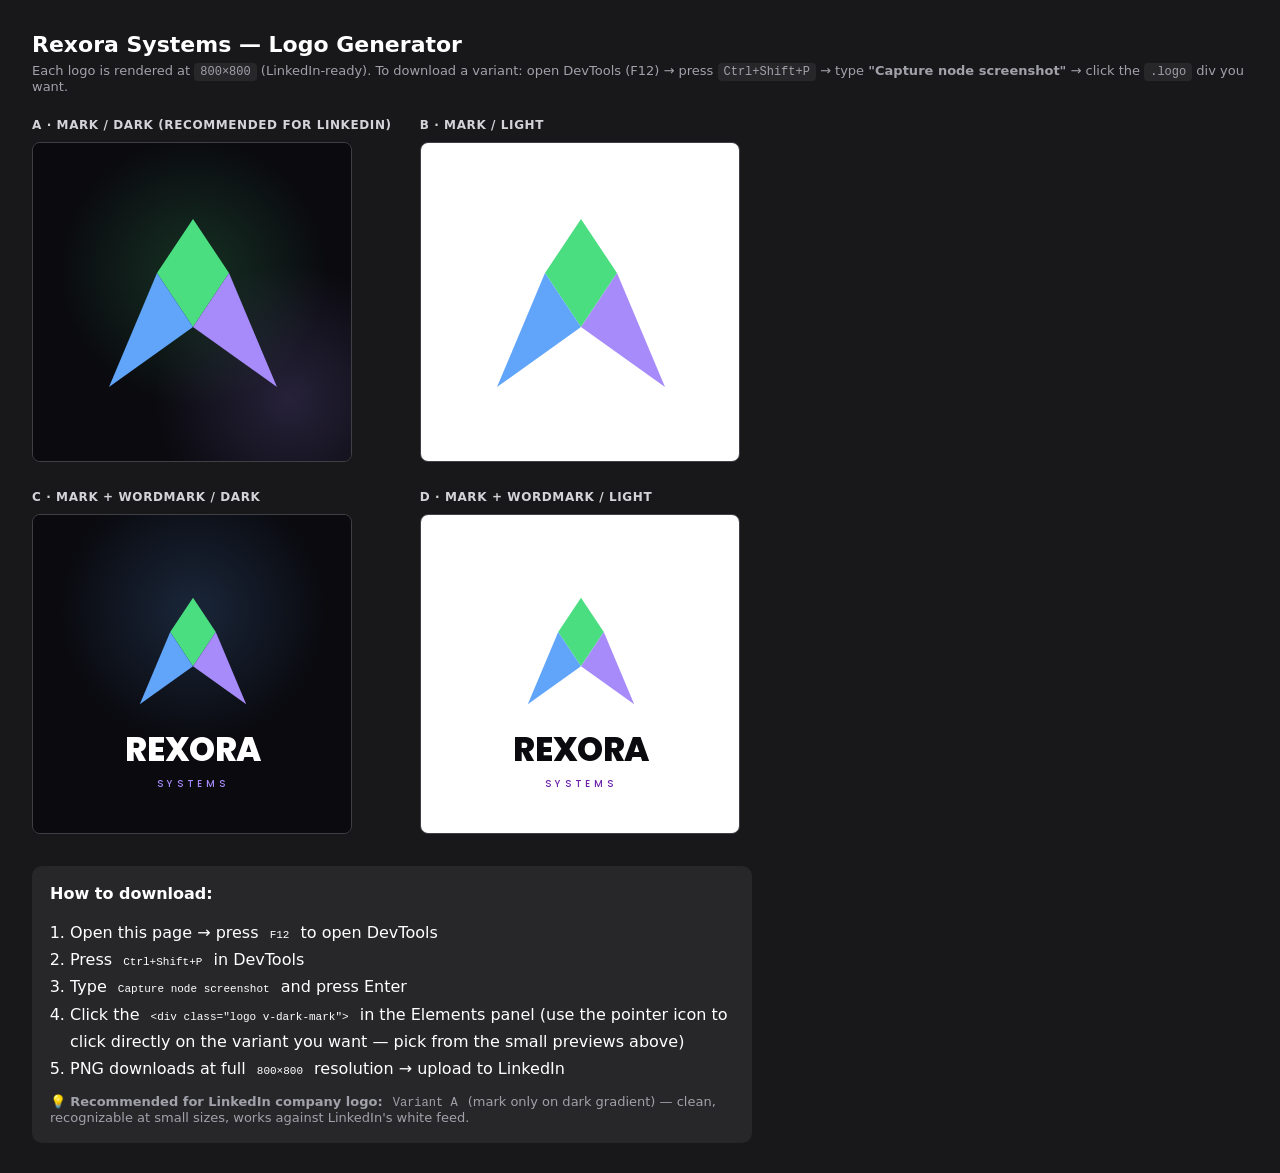
<file: logo.html>
<!doctype html>
<html lang="en">
<head>
<meta charset="utf-8" />
<title>Rexora Logo Generator</title>
<style>
  * { box-sizing: border-box; margin: 0; padding: 0; }
  body {
    font-family: -apple-system, "Segoe UI", system-ui, sans-serif;
    background: #18181b;
    color: #fff;
    padding: 32px;
    min-height: 100vh;
  }
  h1 { font-size: 22px; margin-bottom: 6px; }
  p.muted { color: #a1a1aa; margin-bottom: 24px; font-size: 13px; }
  .grid {
    display: grid;
    grid-template-columns: repeat(2, max-content);
    gap: 28px;
  }
  .card {
    display: flex;
    flex-direction: column;
    gap: 10px;
  }
  .label {
    font-size: 12px;
    font-weight: 600;
    color: #d4d4d8;
    letter-spacing: 0.05em;
    text-transform: uppercase;
  }
  /* The actual logo canvases — all 800x800 */
  .logo {
    width: 800px;
    height: 800px;
    display: flex;
    align-items: center;
    justify-content: center;
    position: relative;
    overflow: hidden;
  }
  .logo svg.mark { width: 60%; height: 60%; }
  .logo .wordmark {
    position: absolute;
    bottom: 14%;
    left: 50%;
    transform: translateX(-50%);
    text-align: center;
  }
  .logo .wordmark .name {
    font-family: "Poppins", "Segoe UI", sans-serif;
    font-weight: 800;
    font-size: 84px;
    letter-spacing: -0.02em;
  }
  .logo .wordmark .sub {
    font-family: "Poppins", "Segoe UI", sans-serif;
    font-weight: 500;
    font-size: 24px;
    letter-spacing: 0.45em;
    margin-top: 6px;
  }

  /* Variant A — Mark only on dark gradient */
  .v-dark-mark {
    background:
      radial-gradient(60% 60% at 50% 40%, rgba(74,222,128,0.18), transparent 70%),
      radial-gradient(60% 60% at 80% 80%, rgba(167,139,250,0.18), transparent 70%),
      #0a0a0f;
  }
  /* Variant B — Mark only on white */
  .v-light-mark {
    background: #ffffff;
  }
  /* Variant C — Mark + wordmark on dark */
  .v-dark-full {
    background:
      radial-gradient(60% 60% at 50% 30%, rgba(96,165,250,0.18), transparent 70%),
      #0a0a0f;
  }
  .v-dark-full svg.mark { width: 38%; height: 38%; transform: translateY(-60px); }
  .v-dark-full .wordmark .name { color: #fff; }
  .v-dark-full .wordmark .sub { color: #a78bfa; }
  /* Variant D — Mark + wordmark on white */
  .v-light-full {
    background: #ffffff;
  }
  .v-light-full svg.mark { width: 38%; height: 38%; transform: translateY(-60px); }
  .v-light-full .wordmark .name { color: #0a0a0f; }
  .v-light-full .wordmark .sub { color: #6b21a8; }

  .preview-scale { transform: scale(0.4); transform-origin: top left; width: 800px; height: 800px; }
  .frame { width: 320px; height: 320px; overflow: hidden; border: 1px solid #3f3f46; border-radius: 8px; }

  code {
    background: #27272a;
    padding: 2px 6px;
    border-radius: 4px;
    font-size: 12px;
  }
  ol { margin: 16px 0 0 20px; line-height: 1.7; }
  ol li code { font-size: 11px; }
</style>
<link href="https://fonts.googleapis.com/css2?family=Poppins:wght@500;600;700;800&display=swap" rel="stylesheet">
</head>
<body>

<h1>Rexora Systems — Logo Generator</h1>
<p class="muted">
  Each logo is rendered at <code>800×800</code> (LinkedIn-ready). To download a variant:
  open DevTools (F12) → press <code>Ctrl+Shift+P</code> → type
  <strong>"Capture node screenshot"</strong> → click the <code>.logo</code> div you want.
</p>

<div class="grid">

  <!-- ░░░ A — Mark on Dark ░░░ -->
  <div class="card">
    <div class="label">A · Mark / Dark (recommended for LinkedIn)</div>
    <div class="frame"><div class="preview-scale">
      <div class="logo v-dark-mark" id="logo-a">
        <svg class="mark" viewBox="0 0 64 64" fill="none">
          <polygon points="32,4 44,22 32,40 20,22" fill="#4ade80"/>
          <polygon points="4,60 20,22 32,40" fill="#60a5fa"/>
          <polygon points="60,60 44,22 32,40" fill="#a78bfa"/>
        </svg>
      </div>
    </div></div>
  </div>

  <!-- ░░░ B — Mark on Light ░░░ -->
  <div class="card">
    <div class="label">B · Mark / Light</div>
    <div class="frame"><div class="preview-scale">
      <div class="logo v-light-mark" id="logo-b">
        <svg class="mark" viewBox="0 0 64 64" fill="none">
          <polygon points="32,4 44,22 32,40 20,22" fill="#4ade80"/>
          <polygon points="4,60 20,22 32,40" fill="#60a5fa"/>
          <polygon points="60,60 44,22 32,40" fill="#a78bfa"/>
        </svg>
      </div>
    </div></div>
  </div>

  <!-- ░░░ C — Mark + Wordmark on Dark ░░░ -->
  <div class="card">
    <div class="label">C · Mark + Wordmark / Dark</div>
    <div class="frame"><div class="preview-scale">
      <div class="logo v-dark-full" id="logo-c">
        <svg class="mark" viewBox="0 0 64 64" fill="none">
          <polygon points="32,4 44,22 32,40 20,22" fill="#4ade80"/>
          <polygon points="4,60 20,22 32,40" fill="#60a5fa"/>
          <polygon points="60,60 44,22 32,40" fill="#a78bfa"/>
        </svg>
        <div class="wordmark">
          <div class="name">REXORA</div>
          <div class="sub">SYSTEMS</div>
        </div>
      </div>
    </div></div>
  </div>

  <!-- ░░░ D — Mark + Wordmark on Light ░░░ -->
  <div class="card">
    <div class="label">D · Mark + Wordmark / Light</div>
    <div class="frame"><div class="preview-scale">
      <div class="logo v-light-full" id="logo-d">
        <svg class="mark" viewBox="0 0 64 64" fill="none">
          <polygon points="32,4 44,22 32,40 20,22" fill="#4ade80"/>
          <polygon points="4,60 20,22 32,40" fill="#60a5fa"/>
          <polygon points="60,60 44,22 32,40" fill="#a78bfa"/>
        </svg>
        <div class="wordmark">
          <div class="name">REXORA</div>
          <div class="sub">SYSTEMS</div>
        </div>
      </div>
    </div></div>
  </div>

</div>

<div style="margin-top: 32px; padding: 18px; background: #27272a; border-radius: 10px; max-width: 720px;">
  <strong>How to download:</strong>
  <ol>
    <li>Open this page → press <code>F12</code> to open DevTools</li>
    <li>Press <code>Ctrl+Shift+P</code> in DevTools</li>
    <li>Type <code>Capture node screenshot</code> and press Enter</li>
    <li>Click the <code>&lt;div class="logo v-dark-mark"&gt;</code> in the Elements panel (use the pointer icon to click directly on the variant you want — pick from the small previews above)</li>
    <li>PNG downloads at full <code>800×800</code> resolution → upload to LinkedIn</li>
  </ol>
  <p style="margin-top: 12px; color: #a1a1aa; font-size: 13px;">
    💡 <strong>Recommended for LinkedIn company logo:</strong> <code>Variant A</code> (mark only on dark gradient) — clean, recognizable at small sizes, works against LinkedIn's white feed.
  </p>
</div>

</body>
</html>
</file>
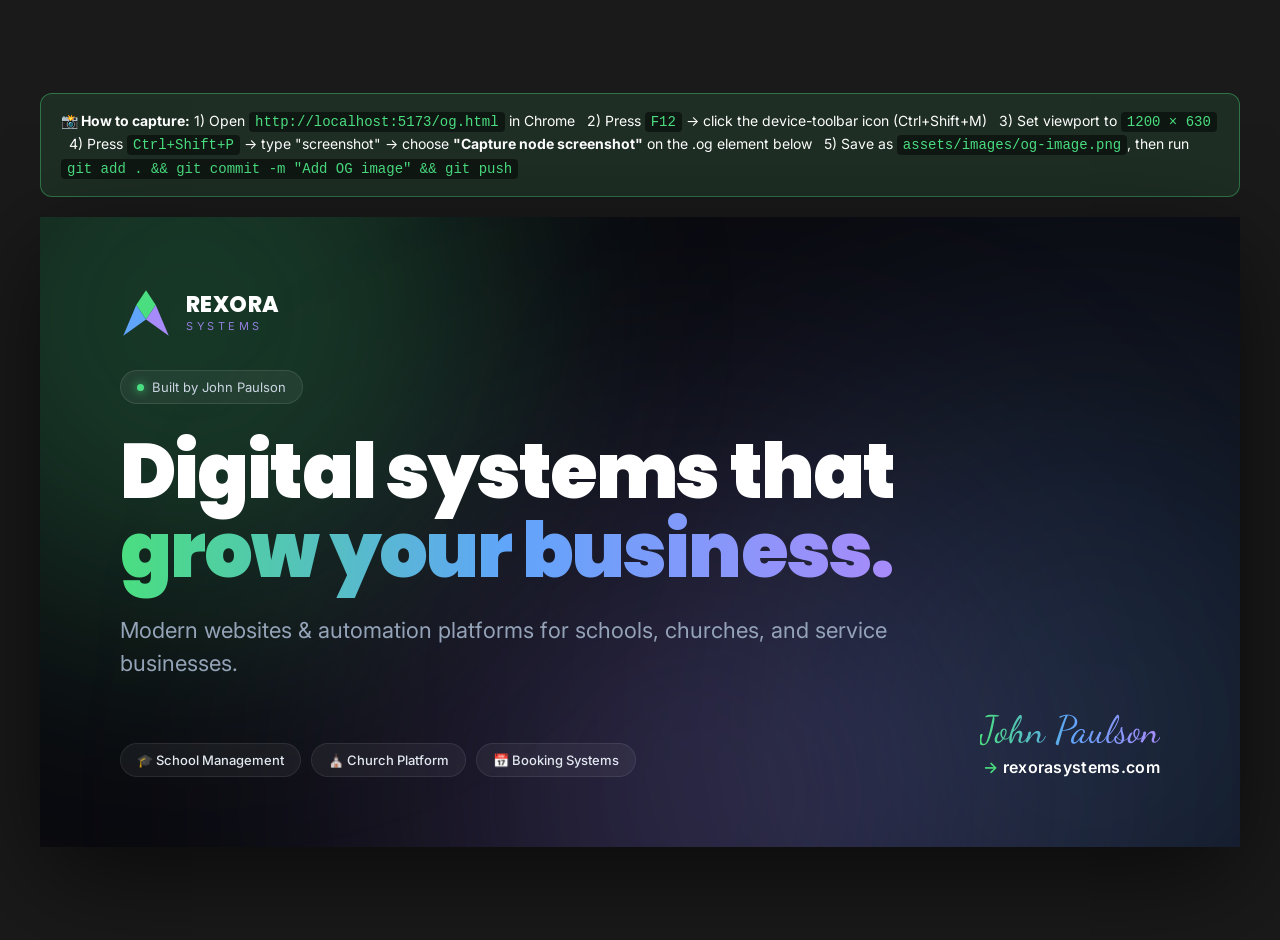
<file: og.html>
<!doctype html>
<html lang="en">
<head>
<meta charset="UTF-8" />
<title>OG Image Generator — Rexora Systems</title>
<link href="https://fonts.googleapis.com/css2?family=Inter:wght@400;500;600;700;800;900&family=Poppins:wght@700;800;900&family=Dancing+Script:wght@700&display=swap" rel="stylesheet" />
<style>
  * { box-sizing: border-box; margin: 0; padding: 0; }
  html, body { background: #1a1a1a; min-height: 100vh; display: flex; align-items: center; justify-content: center; font-family: 'Inter', sans-serif; padding: 20px; flex-direction: column; gap: 20px; }
  .instructions { color: #fff; max-width: 1200px; padding: 16px 20px; background: rgba(74,222,128,0.1); border: 1px solid rgba(74,222,128,0.4); border-radius: 12px; font-size: 14px; line-height: 1.6; }
  .instructions code { background: rgba(0,0,0,0.5); padding: 2px 6px; border-radius: 4px; color: #4ade80; }

  .og {
    width: 1200px;
    height: 630px;
    background: #0a0a0f;
    color: #fff;
    position: relative;
    overflow: hidden;
    display: flex;
    flex-direction: column;
    justify-content: space-between;
    padding: 70px 80px;
    box-shadow: 0 30px 100px rgba(0,0,0,0.6);
  }

  /* Glows */
  .glow1, .glow2, .glow3 { position: absolute; border-radius: 50%; pointer-events: none; }
  .glow1 { top: -200px; left: -150px; width: 600px; height: 600px; background: rgba(74,222,128,0.22); filter: blur(120px); }
  .glow2 { top: 150px; right: -200px; width: 700px; height: 700px; background: rgba(96,165,250,0.18); filter: blur(140px); }
  .glow3 { bottom: -250px; left: 30%; width: 600px; height: 600px; background: rgba(167,139,250,0.22); filter: blur(140px); }

  /* Logo */
  .brand { position: relative; display: flex; align-items: center; gap: 14px; z-index: 2; }
  .brand-mark { width: 52px; height: 52px; }
  .brand-text { display: flex; flex-direction: column; line-height: 1; }
  .brand-name { font-family: 'Poppins'; font-weight: 800; font-size: 22px; letter-spacing: 0.02em; }
  .brand-sub { font-size: 11px; color: rgba(167,139,250,0.85); letter-spacing: 0.32em; margin-top: 5px; }

  /* Headline */
  .hl-wrap { position: relative; z-index: 2; }
  .badge {
    display: inline-flex; align-items: center; gap: 8px;
    padding: 8px 16px; border-radius: 999px;
    background: rgba(255,255,255,0.06); border: 1px solid rgba(255,255,255,0.1);
    font-size: 13px; color: #cbd5e1; margin-bottom: 28px;
  }
  .badge-dot { width: 7px; height: 7px; border-radius: 50%; background: #4ade80; box-shadow: 0 0 10px #4ade80; }
  .headline {
    font-family: 'Poppins', sans-serif;
    font-weight: 900;
    font-size: 76px;
    line-height: 1.04;
    letter-spacing: -0.025em;
    max-width: 960px;
  }
  .gradient-text {
    background: linear-gradient(90deg, #4ade80 0%, #60a5fa 50%, #a78bfa 100%);
    -webkit-background-clip: text; background-clip: text;
    -webkit-text-fill-color: transparent;
  }
  .sub {
    font-size: 22px; color: #94a3b8; margin-top: 24px; max-width: 820px; line-height: 1.5;
  }

  /* Footer */
  .ftr { position: relative; z-index: 2; display: flex; align-items: flex-end; justify-content: space-between; }
  .pills { display: flex; gap: 10px; flex-wrap: wrap; }
  .pill {
    padding: 8px 16px; border-radius: 999px;
    background: rgba(255,255,255,0.05); border: 1px solid rgba(255,255,255,0.08);
    font-size: 13px; color: #e2e8f0; font-weight: 500;
  }
  .url-block { text-align: right; }
  .signature {
    font-family: 'Dancing Script', cursive;
    font-size: 38px;
    background: linear-gradient(90deg, #4ade80, #60a5fa, #a78bfa);
    -webkit-background-clip: text; background-clip: text;
    -webkit-text-fill-color: transparent;
    line-height: 1;
  }
  .domain {
    font-family: 'Inter', sans-serif; font-weight: 600;
    font-size: 16px; color: #fff; margin-top: 8px; letter-spacing: 0.02em;
  }
  .domain .green { color: #4ade80; }
</style>
</head>
<body>

  <div class="instructions">
    <strong>📸 How to capture:</strong>
    1) Open <code>http://localhost:5173/og.html</code> in Chrome &nbsp;
    2) Press <code>F12</code> → click the device-toolbar icon (Ctrl+Shift+M) &nbsp;
    3) Set viewport to <code>1200 × 630</code> &nbsp;
    4) Press <code>Ctrl+Shift+P</code> → type "screenshot" → choose <strong>"Capture node screenshot"</strong> on the .og element below &nbsp;
    5) Save as <code>assets/images/og-image.png</code>, then run <code>git add . &amp;&amp; git commit -m "Add OG image" &amp;&amp; git push</code>
  </div>

  <div class="og" id="og">
    <div class="glow1"></div>
    <div class="glow2"></div>
    <div class="glow3"></div>

    <!-- Top: Brand + tagline badge -->
    <div>
      <div class="brand">
        <svg class="brand-mark" viewBox="0 0 64 64" xmlns="http://www.w3.org/2000/svg">
          <polygon points="32,4 44,22 32,40 20,22" fill="#4ade80"/>
          <polygon points="4,60 20,22 32,40" fill="#60a5fa"/>
          <polygon points="60,60 44,22 32,40" fill="#a78bfa"/>
        </svg>
        <div class="brand-text">
          <div class="brand-name">REXORA</div>
          <div class="brand-sub">SYSTEMS</div>
        </div>
      </div>
    </div>

    <!-- Middle: Headline -->
    <div class="hl-wrap">
      <div class="badge"><span class="badge-dot"></span> Built by John Paulson</div>
      <div class="headline">
        Digital systems that<br/>
        <span class="gradient-text">grow your business.</span>
      </div>
      <div class="sub">
        Modern websites &amp; automation platforms for schools, churches, and service businesses.
      </div>
    </div>

    <!-- Bottom: Pills + signature/domain -->
    <div class="ftr">
      <div class="pills">
        <div class="pill">🎓 School Management</div>
        <div class="pill">⛪ Church Platform</div>
        <div class="pill">📅 Booking Systems</div>
      </div>
      <div class="url-block">
        <div class="signature">John Paulson</div>
        <div class="domain"><span class="green">→</span> rexorasystems.com</div>
      </div>
    </div>
  </div>

</body>
</html>
</file>
